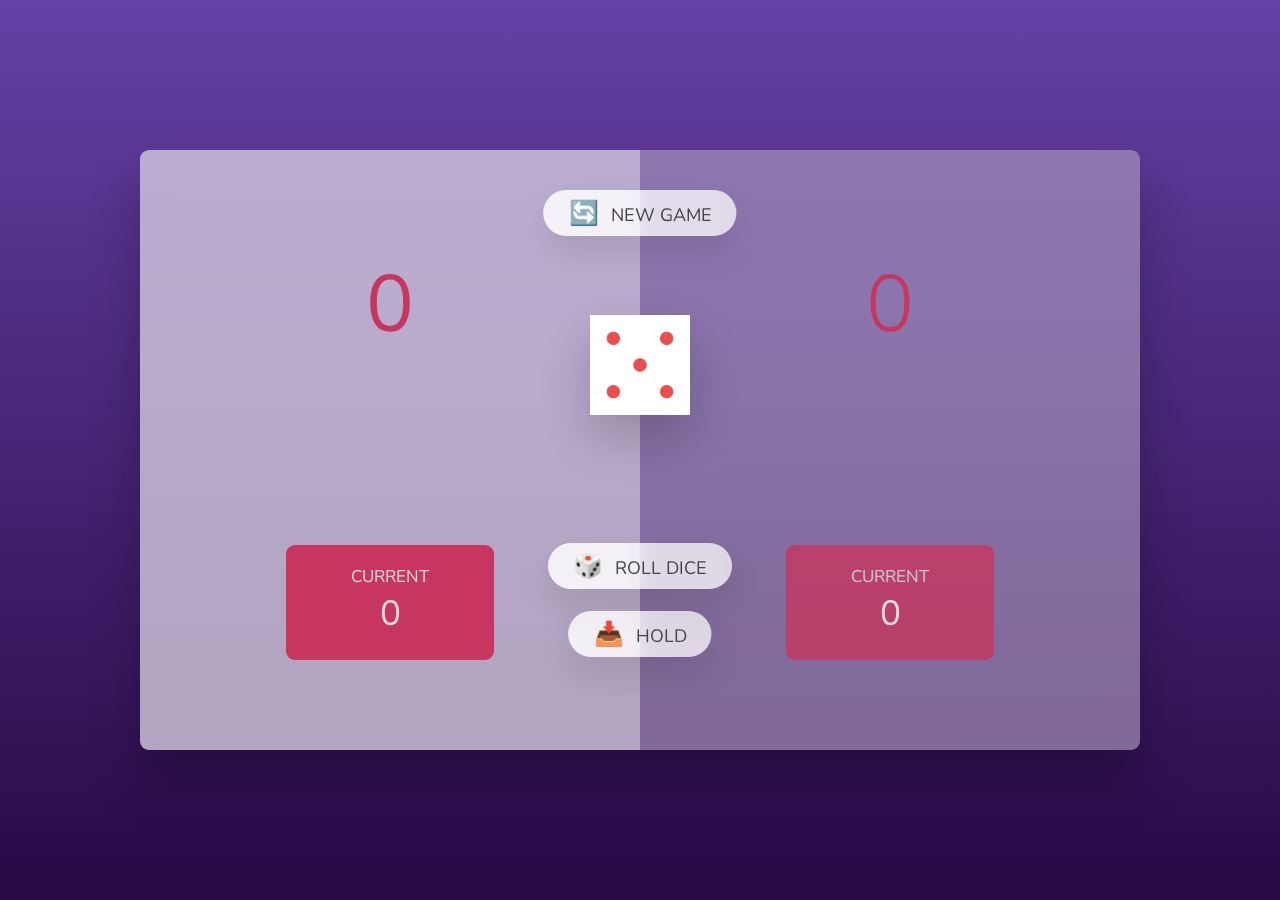
<file: index.html>
<!DOCTYPE html>
<html lang="en">
  <head>
    <meta charset="UTF-8" />
    <meta name="viewport" content="width=device-width, initial-scale=1.0" />
    <meta http-equiv="X-UA-Compatible" content="ie=edge" />
    <link rel="stylesheet" href="style.css" />
    <link re1="js" href="script.js" />
    <title>Pig Game</title>
  </head>
  <body>
    <main>
      <section class="player player--0 player--active">
        <h2 class="name" id="name--0">Player 1</h2>
        <p class="score" id="score--0">0</p>
        <div class="current">
          <p class="current-label">Current</p>
          <br /><br /><br />
        </div>
        <p class="current-score" id="current--0">0</p>
      </section>
      <section class="player player--1">
        <h2 class="name" id="name--1">Player 2</h2>
        <p class="score" id="score--1">0</p>
        <div class="current">
          <p class="current-label">Current</p>
          <br /><br /><br />
        </div>
        <p class="current-score" id="current--1">0</p>
      </section>

      <img src="images/dice-5.png" alt="Playing dice" class="dice" />
      <button class="btn btn--new" onclick="NewGame()">🔄 New game</button>
      <button class="btn btn--roll" onclick="rollButton()">🎲 Roll dice</button>
      <button class="btn btn--hold" onclick="changePlayer()">📥 Hold</button>
    </main>
    <script src="script.js"></script>
  </body>
</html>
</file>
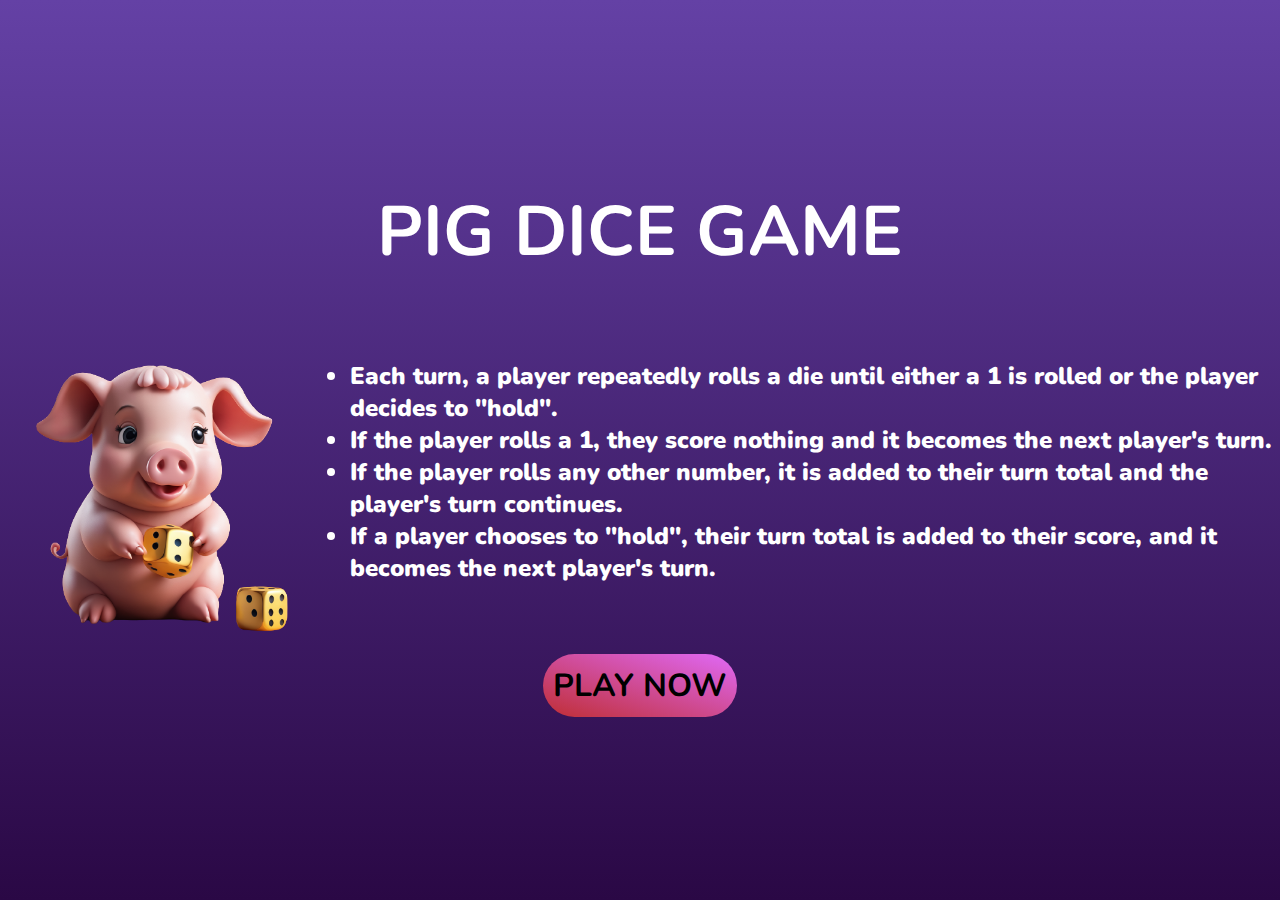
<file: landing.html>
<!DOCTYPE html>
<html lang="en">
  <head>
    <meta charset="UTF-8" />
    <meta name="viewport" content="width=device-width, initial-scale=1.0" />
    <title>Landing Page</title>
    <link rel="stylesheet" href="style.css" />
  </head>
  <body class="landing">
    <div class="upper">
      <h1>PIG DICE GAME</h1>
    </div>
    <div class="middle">
      <div class="logo">
        <img src="images/pig-game-icon.png" alt="Pig Game Logo" />
      </div>
      <div class="rules">
        <ul>
          <li>
            Each turn, a player repeatedly rolls a die until either a 1 is
            rolled or the player decides to "hold".
          </li>
          <li>
            If the player rolls a 1, they score nothing and it becomes the next
            player's turn.
          </li>
          <li>
            If the player rolls any other number, it is added to their turn
            total and the player's turn continues.
          </li>
          <li>
            If a player chooses to "hold", their turn total is added to their
            score, and it becomes the next player's turn.
          </li>
        </ul>
        <br />
      </div>
    </div>
    <div class="lower">
      <button onclick="location.href='playerNames.html'">PLAY NOW</button>
    </div>
  </body>
</html>
</file>
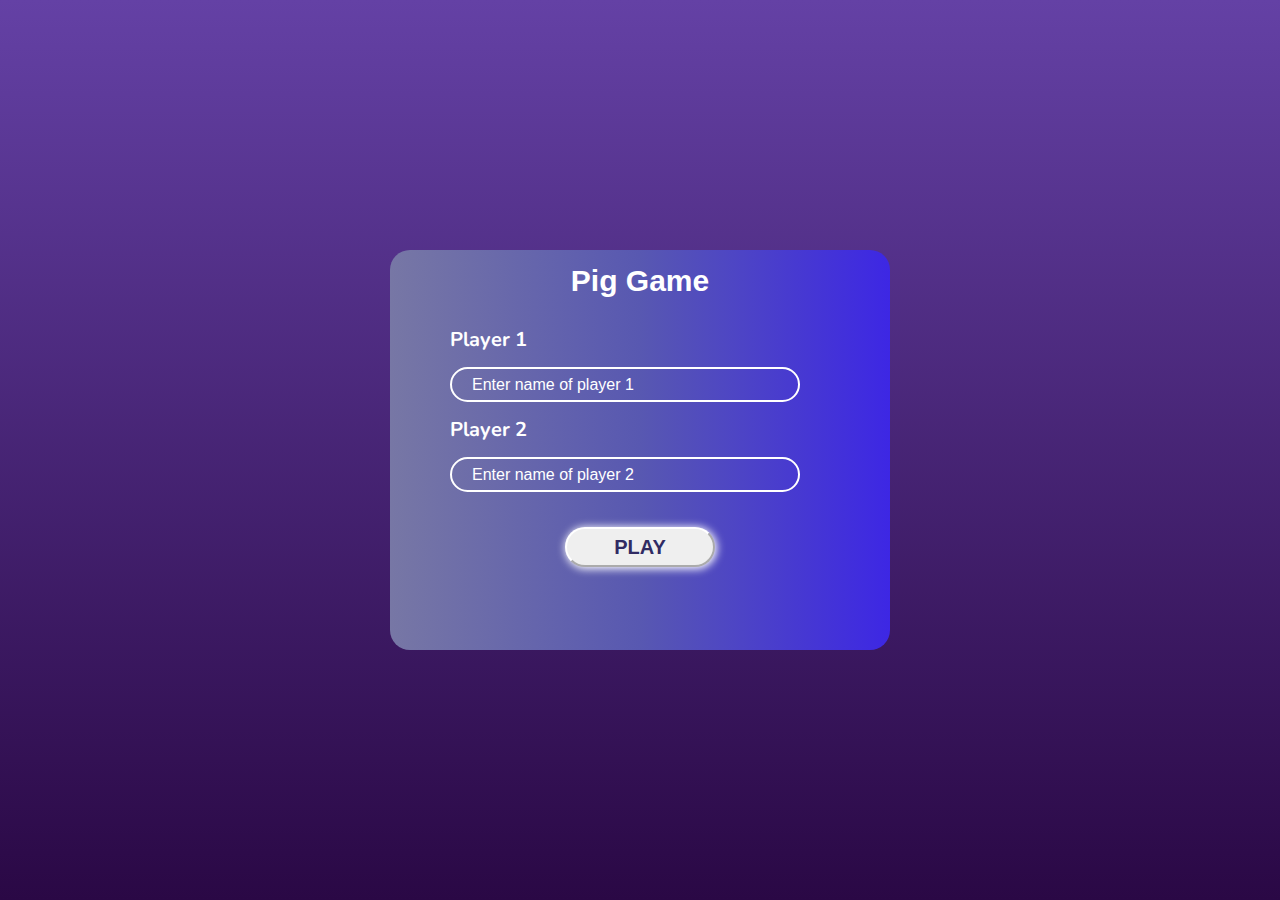
<file: playerNames.html>
<!DOCTYPE html>
<html lang="en">
  <head>
    <meta charset="UTF-8" />
    <meta name="viewport" content="width=device-width, initial-scale=1.0" />
    <link rel="stylesheet" href="style.css" />
    <title>Document</title>
  </head>
  <body>
    <div id="landing-screen">
      <div class="landing-main-div">
        <br />
        <h2 class="landing-text-white" id="main-text-piggame">Pig Game</h2>
        <br /><br />
        <h3 class="landing-text-white">Player 1</h3>
        <br />
        <input
          type="text"
          class="landing-text-input"
          placeholder="Enter name of player 1"
          id="player-name-1"
          autocapitalize="on"
          autocomplete="off"
          required
        /><br />
        <h3 class="landing-text-white">Player 2</h3>
        <br />
        <input
          type="text"
          class="landing-text-input"
          placeholder="Enter name of player 2"
          id="player-name-2"
          autocapitalize="on"
          autocomplete="off"
          required
        />
        <button class="play-button" onclick="gamePage()">
          <p class="play-button-text">PLAY</p>
        </button>
      </div>
    </div>
    <script src="action.js"></script>
  </body>
</html>
</file>
<file: style.css>
@import url('https://fonts.googleapis.com/css2?family=Nunito&display=swap');

* {
  margin: 0;
  padding: 0;
  box-sizing: inherit;
}

html {
  font-size: 62.5%;
  box-sizing: border-box;
}

body {
  font-family: 'Nunito', sans-serif;
  font-weight: 400;
  height: 100vh;
  color: #333;
  background: #6441A5;
    background: -webkit-linear-gradient(to top, #2a0845, #6441A5);
    background: linear-gradient(to top, #2a0845, #6441A5);
  /* background-image: linear-gradient(to top left, #753682 0%, #bf2e34 100%); */
  display: flex;
  align-items: center;
  justify-content: center;
}

/* LAYOUT */
main {
  position: relative;
  width: 100rem;
  height: 60rem;
  background-color: rgba(255, 255, 255, 0.35);
  backdrop-filter: blur(200px);
  filter: blur();
  box-shadow: 0 3rem 5rem rgba(0, 0, 0, 0.25);
  border-radius: 9px;
  overflow: hidden;
  display: flex;
}

.player {
  flex: 50%;
  padding: 9rem;
  display: flex;
  flex-direction: column;
  align-items: center;
  transition: all 0.75s;
  position: relative;
}
/* @keyframes mymove {
  0% {border-bottom:7px solid rgb(224, 31, 166);}
  0% {border-left: 7px solid rgb(224, 31, 166);}
  0% {border-top: 7px solid rgb(224, 31, 166);}
  0% {border-right: 7px solid rgb(224, 31, 166);}

  100% {border-bottom:0;}
  100% {border-left: 0;}
  100% {border-top: 0;}
  100% {border-right: 0;}


} */

/* ELEMENTS */
.name {
  position: relative;
  font-size: 4rem;
  text-transform: uppercase;
  letter-spacing: 1px;
  word-spacing: 2px;
  font-weight: 300;
  margin-bottom: 1rem;
}

.score {
  font-size: 8rem;
  font-weight: 300;
  color: #c7365f;
  margin-bottom: auto;
}

.player--active {
  background-color: rgba(255, 255, 255, 0.4);
  /* animation: mymove 1s infinite; */
}
.player--active .name {
  font-weight: 700;
}
.player--active .score {
  font-weight: 400;
}

.player--active .current {
  opacity: 1;
}

.current {
  background-color: #c7365f;
  opacity: 0.8;
  border-radius: 9px;
  color: #fff;
  width: 65%;
  padding: 2rem;
  text-align: center;
  transition: all 0.75s;
}

.current-label {
  text-transform: uppercase;
  margin-bottom: 1rem;
  font-size: 1.7rem;
  color: #ddd;
}

.current-score {
  font-size: 3.5rem;
}
#current--1 {
  position: absolute;
  top: 440px;
  color: #ddd;
}
#current--0 {
  position: absolute;
  top: 440px;
  color: #ddd;
}
.current--score--active {
  animation: moveup 1s 1;
  color: #2f2f2f !important;
  text-decoration:dashed;
}
@keyframes moveup {
  0% {
    top: 440px;
  }
  100% {
    top: 200px;
  }
}

/* ABSOLUTE POSITIONED ELEMENTS */
.btn {
  position: absolute;
  left: 50%;
  transform: translateX(-50%);
  color: #444;
  background: none;
  border: none;
  font-family: inherit;
  font-size: 1.8rem;
  text-transform: uppercase;
  cursor: pointer;
  font-weight: 400;
  transition: all 0.2s;

  background-color: white;
  background-color: rgba(255, 255, 255, 0.6);
  backdrop-filter: blur(10px);

  padding: 0.7rem 2.5rem;
  border-radius: 50rem;
  box-shadow: 0 1.75rem 3.5rem rgba(0, 0, 0, 0.1);
}

.btn::first-letter {
  font-size: 2.4rem;
  display: inline-block;
  margin-right: 0.7rem;
}

.btn--new {
  top: 4rem;
}
.btn--roll {
  top: 39.3rem;
}
.btn--hold {
  top: 46.1rem;
}

.btn:active {
  transform: translate(-50%, 3px);
  box-shadow: 0 1rem 2rem rgba(0, 0, 0, 0.15);
}

.btn:focus {
  outline: none;
}

.dice {
  position: absolute;
  left: 50%;
  top: 16.5rem;
  transform: translateX(-50%);
  height: 10rem;
  box-shadow: 0 2rem 5rem rgba(0, 0, 0, 0.2);
}

.player--winner {

  background-color: #2f2f2f;
  background-image: url("/images/4M57.gif")
  
  
}

.player--winner .name {
  font-weight: 700;
  color: #c7365f;
}

.landing {
  display: flex;
  flex-direction: column;
}
.upper h1 {
  text-align: center;
  font-size: 70px;
  color: white;
}
.middle {
  display: flex;
  margin-top: 70px;
}
.logo img {
  /* flex: 1; */
  height: 300px;
  width: 300px;
}
.rules {
  /* flex: 1; */
  font-size: x-large;
  font-weight: 900;
  padding-left: 50px;
  padding-top: 10px;
  color: white;
}
.lower button {
  border-radius: 50px;
  font-size: xx-large;
  padding: 10px;
  background-image: linear-gradient(to bottom left, #e069f8 0%, #bf2e34 100%);
  border: none;
  font-family: inherit;
  font-weight: 700;
  cursor: pointer;
}

#landing-screen{
  display: flex;
  justify-content: center;
  align-items: center;
  width: 100%;
  height: 100vh;
}
.landing-main-div{
  display: flex;
  flex-direction: column;
  width: 500px;
  height: 400px;
  /* background-color: #302b63; */
  /* background-color: #383592; */
  background: linear-gradient(to right, rgb(119, 119, 165),#5858b1, #3d27e4);
  border-radius: 20px;
  /* justify-content: center; 
  align-items: center;  */
}
#landing-main-div-1{
  background: linear-gradient(to right, #4639a3, rgb(155, 155, 174),#4c3fad);

}
.landing-text-input{
  height: 35px;
  width: 350px;
  background-color: #3939bc;
  background: transparent;
  margin-left: 60px;
  border-radius: 20px;
  border: 2px solid white;
  font-size: medium;
  padding-left: 20px;
}
::placeholder{
  color:  #ffffff;
}
[placeholder]:focus::-webkit-input-placeholder {
  transition: opacity; 
  opacity: 0;
}
input{
  color: rgb(255, 255, 255);
}
.landing-text-white{
  color:white;
  padding-left: 0;    
  margin-left: 0;
  align-items: start;
  padding-left: 60px;
  font-size: 20px;

}
#main-text-piggame{
  text-align: center;
  padding-left: 0;
  font-size: 30px;
  /* font-family: 'Inter', sans-serif; */
font-family: 'Varela Round', sans-serif;
font-weight: 900;

}
.play-button{
  width: 30%;
  height: 10%;
  margin: 7% 35%;
  border-radius: 30px;
  border-color: white;
  box-shadow: 1px 1px 8px 1px white;
  cursor: pointer;
  /* border-style:outset; */
  /* border: 10px red; */
  
}
#landing-button-1{
  margin: 0% 34%;
}
.play-button:hover{
  box-shadow: 1px 1px 10px 1px white;
  background-color: rgb(178, 173, 255);

}
.play-button-text{
  color:#302b63;
  
  margin: 0;
  font-family: 'Varela Round', sans-serif;
  font-weight:900;
  font-size: 20px;

}
#landing-image-icon{
  width: 340px;
margin-left: 15%;
}
a{
  text-decoration: none;
}
</file>
